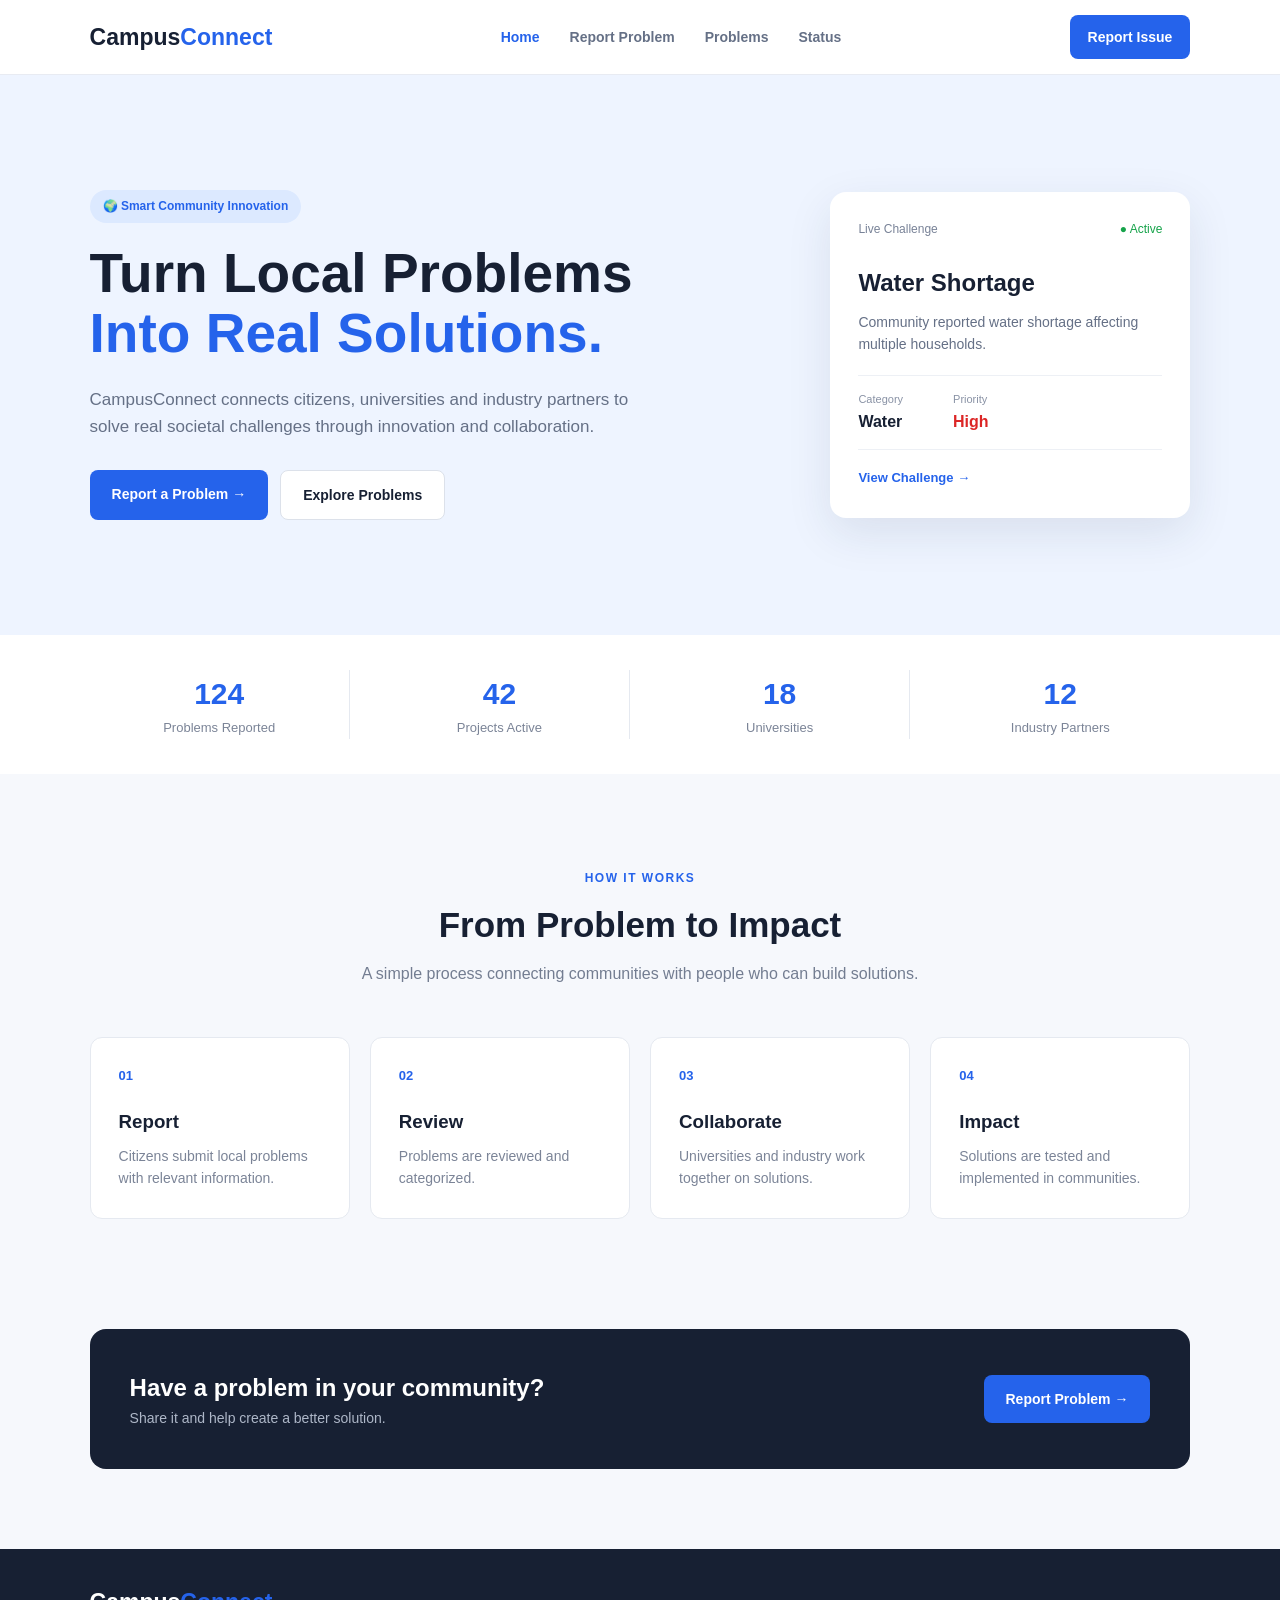
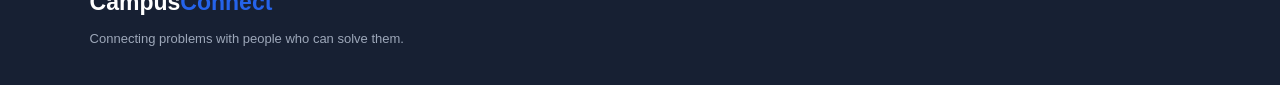
<file: index.html>
<!DOCTYPE html>
<html lang="en">
<head>
    <meta charset="UTF-8">
    <meta name="viewport" content="width=device-width, initial-scale=1.0">
    <title>CampusConnect</title>
    <link rel="stylesheet" href="css/style.css">
    <script src="js/common.js"></script>
</head>

<body>

<header class="navbar">
    <div class="logo">Campus<span>Connect</span></div>

    <nav>
        <a href="index.html" class="active">Home</a>
        <a href="report.html">Report Problem</a>
        <a href="problems.html">Problems</a>
        <a href="status.html">Status</a>
    </nav>

    <a href="report.html" class="nav-btn">Report Issue</a>
</header>


<section class="hero">

    <div class="hero-content">

        <div class="badge">🌍 Smart Community Innovation</div>

        <h1>
            Turn Local Problems
            <span>Into Real Solutions.</span>
        </h1>

        <p>
            CampusConnect connects citizens, universities and
            industry partners to solve real societal challenges
            through innovation and collaboration.
        </p>

        <div class="hero-buttons">
            <a href="report.html" class="primary-btn">
                Report a Problem →
            </a>

            <a href="problems.html" class="secondary-btn">
                Explore Problems
            </a>
        </div>

    </div>

    <div class="hero-card">

        <div class="card-top">
            <span>Live Challenge</span>
            <span class="status-dot">● Active</span>
        </div>

        <h3>Water Shortage</h3>

        <p>
            Community reported water shortage
            affecting multiple households.
        </p>

        <div class="mini-info">
            <div>
                <small>Category</small>
                <strong>Water</strong>
            </div>

            <div>
                <small>Priority</small>
                <strong class="high">High</strong>
            </div>
        </div>

        <a href="details.html" class="card-link">
            View Challenge →
        </a>

    </div>

</section>


<section class="stats">

    <div class="stat-card">
        <h2>124</h2>
        <p>Problems Reported</p>
    </div>

    <div class="stat-card">
        <h2>42</h2>
        <p>Projects Active</p>
    </div>

    <div class="stat-card">
        <h2>18</h2>
        <p>Universities</p>
    </div>

    <div class="stat-card">
        <h2>12</h2>
        <p>Industry Partners</p>
    </div>

</section>


<section class="how-section">

    <div class="section-heading">
        <span>HOW IT WORKS</span>
        <h2>From Problem to Impact</h2>
        <p>
            A simple process connecting communities
            with people who can build solutions.
        </p>
    </div>


    <div class="steps">

        <div class="step-card">
            <div class="step-number">01</div>
            <h3>Report</h3>
            <p>
                Citizens submit local problems
                with relevant information.
            </p>
        </div>

        <div class="step-card">
            <div class="step-number">02</div>
            <h3>Review</h3>
            <p>
                Problems are reviewed and
                categorized.
            </p>
        </div>

        <div class="step-card">
            <div class="step-number">03</div>
            <h3>Collaborate</h3>
            <p>
                Universities and industry
                work together on solutions.
            </p>
        </div>

        <div class="step-card">
            <div class="step-number">04</div>
            <h3>Impact</h3>
            <p>
                Solutions are tested and
                implemented in communities.
            </p>
        </div>

    </div>

</section>


<section class="cta">

    <div>
        <h2>Have a problem in your community?</h2>
        <p>Share it and help create a better solution.</p>
    </div>

    <a href="report.html" class="primary-btn">
        Report Problem →
    </a>

</section>


<footer>
    <div class="logo">Campus<span>Connect</span></div>
    <p>Connecting problems with people who can solve them.</p>
</footer>

</body>
</html>
</file>
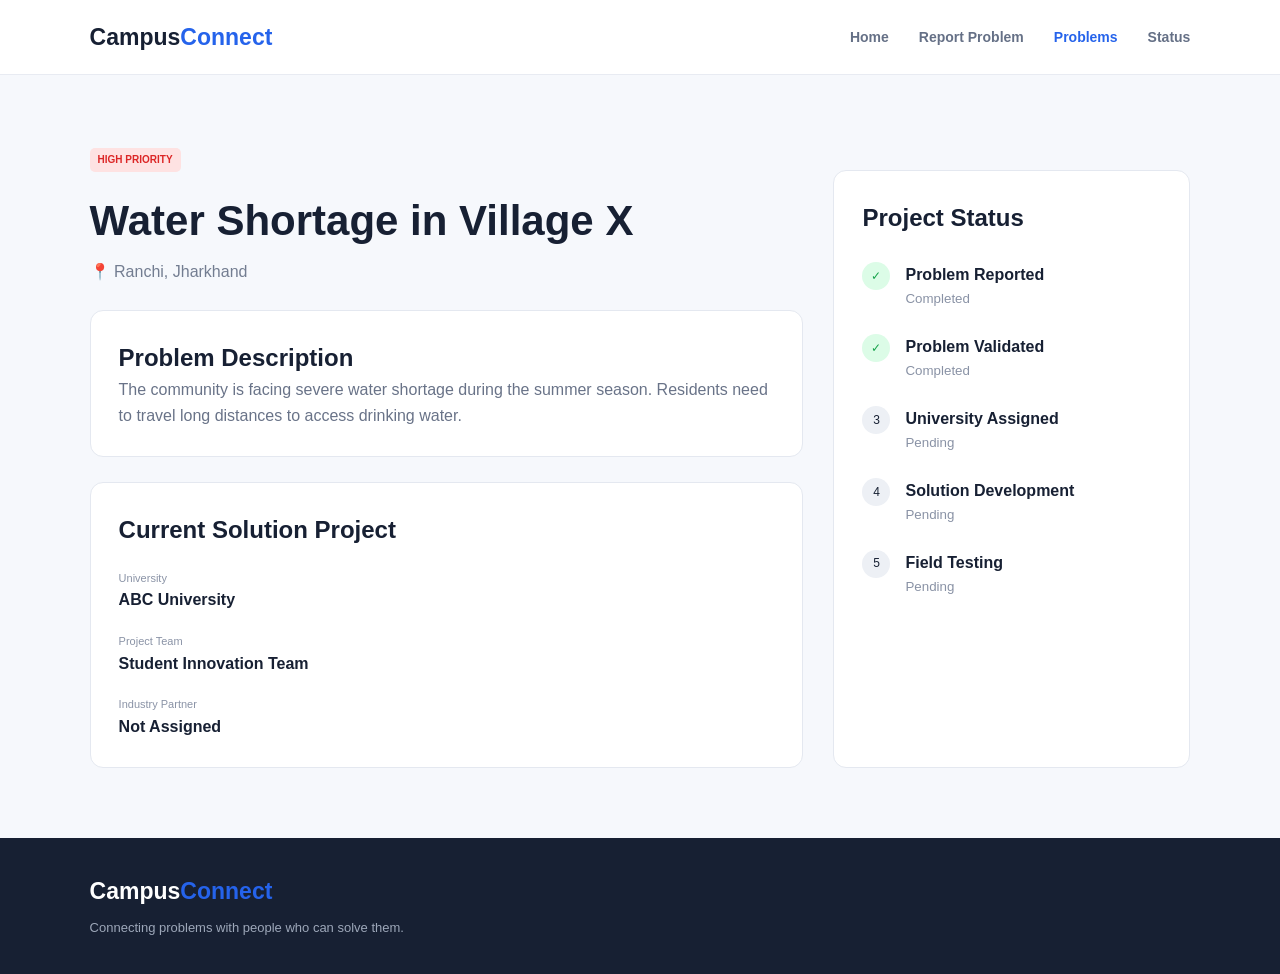
<file: details.html>
<!DOCTYPE html>
<html lang="en">
<head>
    <meta charset="UTF-8">
    <meta name="viewport" content="width=device-width, initial-scale=1.0">
    <title>Problem Details | CampusConnect</title>
    <link rel="stylesheet" href="css/style.css">
    <script src="js/common.js"></script>
<script src="js/details.js"></script>
</head>

<body>

<header class="navbar">

    <div class="logo">Campus<span>Connect</span></div>

    <nav>
        <a href="index.html">Home</a>
        <a href="report.html">Report Problem</a>
        <a href="problems.html" class="active">Problems</a>
        <a href="status.html">Status</a>
    </nav>

</header>


<section class="details-section">

    <div class="details-main">

        <span class="priority high-bg">HIGH PRIORITY</span>

        <h1>Water Shortage in Village X</h1>

        <p class="location">📍 Ranchi, Jharkhand</p>

        <div class="details-card">

            <h2>Problem Description</h2>

            <p>
                The community is facing severe water shortage
                during the summer season. Residents need to
                travel long distances to access drinking water.
            </p>

        </div>


        <div class="details-card">

            <h2>Current Solution Project</h2>

            <div class="team-box">

                <div>
                    <small>University</small>
                    <strong>ABC University</strong>
                </div>

                <div>
                    <small>Project Team</small>
                    <strong>Student Innovation Team</strong>
                </div>

                <div>
                    <small>Industry Partner</small>
                    <strong>Not Assigned</strong>
                </div>

            </div>

        </div>

    </div>


    <aside class="status-card">

        <h2>Project Status</h2>

        <div class="timeline">

            <div class="timeline-item completed">
                <span>✓</span>
                <div>
                    <strong>Problem Reported</strong>
                    <small>Completed</small>
                </div>
            </div>

            <div class="timeline-item completed">
                <span>✓</span>
                <div>
                    <strong>Problem Validated</strong>
                    <small>Completed</small>
                </div>
            </div>

            <div class="timeline-item">
                <span>3</span>
                <div>
                    <strong>University Assigned</strong>
                    <small>Pending</small>
                </div>
            </div>

            <div class="timeline-item">
                <span>4</span>
                <div>
                    <strong>Solution Development</strong>
                    <small>Pending</small>
                </div>
            </div>

            <div class="timeline-item">
                <span>5</span>
                <div>
                    <strong>Field Testing</strong>
                    <small>Pending</small>
                </div>
            </div>

        </div>

    </aside>

</section>


<footer>
    <div class="logo">Campus<span>Connect</span></div>
    <p>Connecting problems with people who can solve them.</p>
</footer>

</body>
</html>
</file>
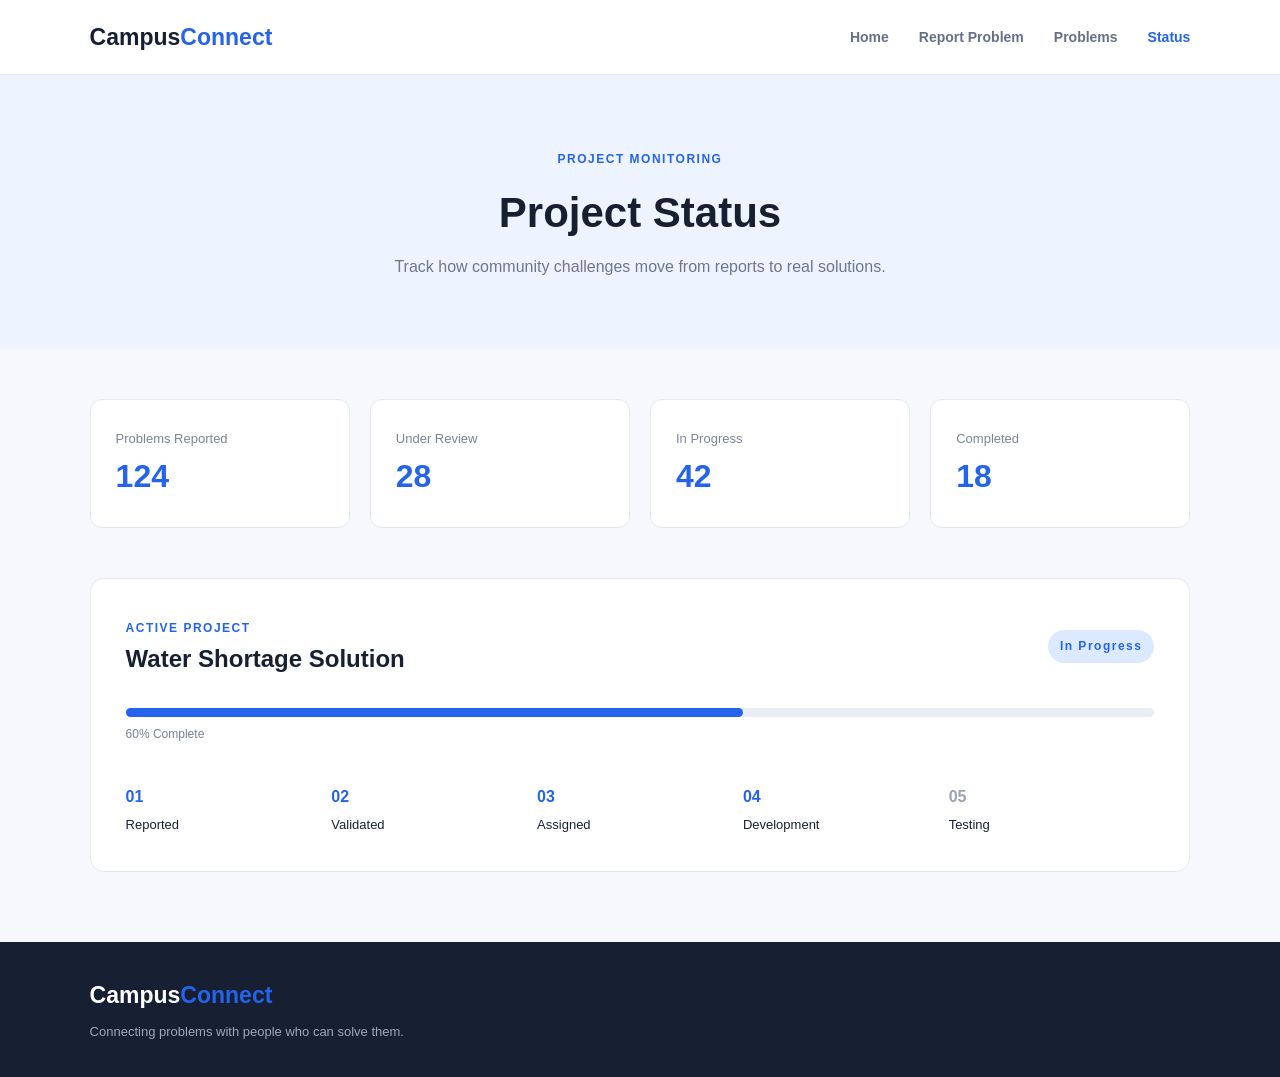
<file: status.html>
<!DOCTYPE html>
<html lang="en">
<head>
    <meta charset="UTF-8">
    <meta name="viewport" content="width=device-width, initial-scale=1.0">
    <title>Status | CampusConnect</title>
    <link rel="stylesheet" href="css/style.css">
    <script src="js/common.js"></script>
<script src="js/status.js"></script>
</head>

<body>

<header class="navbar">

    <div class="logo">Campus<span>Connect</span></div>

    <nav>
        <a href="index.html">Home</a>
        <a href="report.html">Report Problem</a>
        <a href="problems.html">Problems</a>
        <a href="status.html" class="active">Status</a>
    </nav>

</header>


<section class="page-header">

    <span>PROJECT MONITORING</span>

    <h1>Project Status</h1>

    <p>
        Track how community challenges move
        from reports to real solutions.
    </p>

</section>


<section class="dashboard">

    <div class="dashboard-card">
        <span>Problems Reported</span>
        <h2>124</h2>
    </div>

    <div class="dashboard-card">
        <span>Under Review</span>
        <h2>28</h2>
    </div>

    <div class="dashboard-card">
        <span>In Progress</span>
        <h2>42</h2>
    </div>

    <div class="dashboard-card">
        <span>Completed</span>
        <h2>18</h2>
    </div>

</section>


<section class="project-section">

    <div class="project-header">

        <div>
            <span>ACTIVE PROJECT</span>
            <h2>Water Shortage Solution</h2>
        </div>

        <span class="status-badge">In Progress</span>

    </div>


    <div class="progress-bar">
        <div class="progress"></div>
    </div>

    <p class="progress-text">60% Complete</p>


    <div class="project-steps">

        <div class="project-step completed">
            <strong>01</strong>
            <span>Reported</span>
        </div>

        <div class="project-step completed">
            <strong>02</strong>
            <span>Validated</span>
        </div>

        <div class="project-step completed">
            <strong>03</strong>
            <span>Assigned</span>
        </div>

        <div class="project-step current">
            <strong>04</strong>
            <span>Development</span>
        </div>

        <div class="project-step">
            <strong>05</strong>
            <span>Testing</span>
        </div>

    </div>

</section>


<footer>
    <div class="logo">Campus<span>Connect</span></div>
    <p>Connecting problems with people who can solve them.</p>
</footer>

</body>
</html>
</file>
<file: css/style.css>
* {
    margin: 0;
    padding: 0;
    box-sizing: border-box;
}

body {
    font-family: Arial, sans-serif;
    background: #f6f8fc;
    color: #172033;
    line-height: 1.6;
}

a {
    text-decoration: none;
    color: inherit;
}


/* ================= NAVBAR ================= */

.navbar {
    height: 75px;
    padding: 0 7%;
    background: white;
    display: flex;
    align-items: center;
    justify-content: space-between;
    border-bottom: 1px solid #e8ebf2;
}

.logo {
    font-size: 23px;
    font-weight: 800;
}

.logo span {
    color: #2563eb;
}

nav {
    display: flex;
    gap: 30px;
}

nav a {
    color: #657086;
    font-size: 14px;
    font-weight: 600;
}

nav a:hover,
nav a.active {
    color: #2563eb;
}

.nav-btn {
    background: #2563eb;
    color: white;
    padding: 11px 18px;
    border-radius: 8px;
    font-size: 14px;
    font-weight: 600;
}


/* ================= BUTTONS ================= */

.primary-btn {
    display: inline-block;
    background: #2563eb;
    color: white;
    padding: 13px 22px;
    border-radius: 8px;
    border: none;
    font-size: 14px;
    font-weight: 700;
    cursor: pointer;
}

.primary-btn:hover {
    background: #1d4ed8;
}

.secondary-btn {
    display: inline-block;
    background: white;
    color: #172033;
    padding: 13px 22px;
    border-radius: 8px;
    border: 1px solid #dce1ea;
    font-size: 14px;
    font-weight: 700;
}


/* ================= HERO ================= */

.hero {
    min-height: 560px;
    padding: 80px 7%;
    display: flex;
    align-items: center;
    justify-content: space-between;
    gap: 60px;
    background: #eef4ff;
}

.hero-content {
    max-width: 650px;
}

.badge {
    display: inline-block;
    background: #dce9ff;
    color: #2563eb;
    padding: 7px 13px;
    border-radius: 20px;
    font-size: 12px;
    font-weight: 700;
    margin-bottom: 20px;
}

.hero h1 {
    font-size: 55px;
    line-height: 1.1;
    margin-bottom: 22px;
}

.hero h1 span {
    display: block;
    color: #2563eb;
}

.hero p {
    max-width: 580px;
    color: #657086;
    font-size: 17px;
    margin-bottom: 30px;
}

.hero-buttons {
    display: flex;
    gap: 12px;
}


/* ================= HERO CARD ================= */

.hero-card {
    width: 360px;
    background: white;
    padding: 28px;
    border-radius: 16px;
    box-shadow: 0 15px 45px rgba(25, 45, 80, 0.1);
}

.card-top {
    display: flex;
    justify-content: space-between;
    font-size: 12px;
    color: #788297;
}

.status-dot {
    color: #16a34a;
}

.hero-card h3 {
    margin-top: 25px;
    font-size: 24px;
}

.hero-card p {
    font-size: 14px;
    margin: 8px 0 20px;
}

.mini-info {
    display: flex;
    gap: 50px;
    padding: 15px 0;
    border-top: 1px solid #edf0f5;
    border-bottom: 1px solid #edf0f5;
}

.mini-info small,
.mini-info strong {
    display: block;
}

.mini-info small {
    color: #8992a5;
    font-size: 11px;
}

.high {
    color: #dc2626;
}

.card-link {
    display: inline-block;
    margin-top: 18px;
    color: #2563eb;
    font-size: 13px;
    font-weight: 700;
}


/* ================= STATS ================= */

.stats {
    padding: 35px 7%;
    background: white;
    display: grid;
    grid-template-columns: repeat(4, 1fr);
    gap: 20px;
}

.stat-card {
    text-align: center;
    border-right: 1px solid #e5e9f0;
}

.stat-card:last-child {
    border-right: none;
}

.stat-card h2 {
    color: #2563eb;
    font-size: 30px;
}

.stat-card p {
    color: #7b8497;
    font-size: 13px;
}


/* ================= SECTION ================= */

.how-section {
    padding: 90px 7%;
}

.section-heading {
    text-align: center;
    margin-bottom: 50px;
}

.section-heading span,
.page-header span,
.project-header span {
    color: #2563eb;
    font-size: 12px;
    font-weight: 800;
    letter-spacing: 1.5px;
}

.section-heading h2 {
    font-size: 35px;
    margin: 8px 0;
}

.section-heading p {
    color: #737d91;
}


/* ================= STEPS ================= */

.steps {
    display: grid;
    grid-template-columns: repeat(4, 1fr);
    gap: 20px;
}

.step-card {
    background: white;
    padding: 28px;
    border-radius: 12px;
    border: 1px solid #e5e9f0;
}

.step-number {
    color: #2563eb;
    font-size: 13px;
    font-weight: 800;
    margin-bottom: 20px;
}

.step-card h3 {
    margin-bottom: 8px;
}

.step-card p {
    color: #7b8497;
    font-size: 14px;
}


/* ================= CTA ================= */

.cta {
    margin: 20px 7% 80px;
    padding: 40px;
    background: #172033;
    color: white;
    border-radius: 16px;
    display: flex;
    justify-content: space-between;
    align-items: center;
}

.cta p {
    color: #aeb7c8;
    font-size: 14px;
}


/* ================= PAGE HEADER ================= */

.page-header {
    text-align: center;
    padding: 70px 20px;
    background: #eef4ff;
}

.page-header h1 {
    font-size: 42px;
    margin: 8px 0;
}

.page-header p {
    color: #6d778c;
    max-width: 600px;
    margin: auto;
}


/* ================= FORM ================= */

.form-section {
    padding: 60px 7%;
}

.form-card {
    max-width: 800px;
    margin: auto;
    background: white;
    padding: 40px;
    border-radius: 15px;
    border: 1px solid #e4e8f0;
}

.form-subtitle {
    color: #7c8598;
    margin-bottom: 30px;
}

.form-group {
    margin-bottom: 22px;
}

.form-group label {
    display: block;
    margin-bottom: 8px;
    font-size: 13px;
    font-weight: 700;
}

input,
textarea,
select {
    width: 100%;
    padding: 13px;
    border: 1px solid #dce1ea;
    border-radius: 8px;
    font-family: inherit;
    outline: none;
}

input:focus,
textarea:focus,
select:focus {
    border-color: #2563eb;
}

.form-row {
    display: grid;
    grid-template-columns: 1fr 1fr;
    gap: 20px;
}

.upload-box {
    border: 2px dashed #d8deea;
    padding: 30px;
    text-align: center;
    border-radius: 10px;
}

.upload-icon {
    font-size: 30px;
}

.upload-box p {
    color: #8992a5;
    font-size: 12px;
}

.priority-options {
    display: flex;
    gap: 30px;
}

.priority-options label {
    font-weight: normal;
}

.priority-options input {
    width: auto;
}

.submit-btn {
    margin-top: 10px;
}


/* ================= PROBLEMS ================= */

.problem-section {
    padding: 60px 7%;
}

.filter-bar {
    display: flex;
    gap: 10px;
    margin-bottom: 30px;
}

.filter {
    border: 1px solid #dce1ea;
    background: white;
    padding: 9px 17px;
    border-radius: 20px;
    cursor: pointer;
}

.active-filter {
    background: #2563eb;
    color: white;
    border-color: #2563eb;
}

.problem-grid {
    display: grid;
    grid-template-columns: repeat(3, 1fr);
    gap: 22px;
}

.problem-card {
    background: white;
    padding: 25px;
    border-radius: 13px;
    border: 1px solid #e4e8f0;
}

.problem-icon {
    font-size: 30px;
    margin-bottom: 15px;
}

.problem-card h3 {
    margin: 15px 0 8px;
}

.problem-card p {
    color: #778196;
    font-size: 14px;
}

.priority {
    display: inline-block;
    padding: 4px 8px;
    border-radius: 5px;
    font-size: 10px;
    font-weight: 800;
}

.high-bg {
    background: #fee2e2;
    color: #dc2626;
}

.medium-bg {
    background: #fef3c7;
    color: #b45309;
}

.problem-meta {
    color: #7c8598;
    font-size: 12px;
    margin: 18px 0;
}

.problem-footer {
    padding-top: 15px;
    border-top: 1px solid #edf0f5;
    display: flex;
    justify-content: space-between;
    font-size: 12px;
}

.problem-footer a {
    color: #2563eb;
    font-weight: 700;
}


/* ================= DETAILS ================= */

.details-section {
    padding: 70px 7%;
    display: grid;
    grid-template-columns: 2fr 1fr;
    gap: 30px;
}

.details-main h1 {
    font-size: 42px;
    margin: 15px 0 5px;
}

.location {
    color: #737d91;
}

.details-card,
.status-card {
    background: white;
    border: 1px solid #e4e8f0;
    border-radius: 13px;
    padding: 28px;
    margin-top: 25px;
}

.details-card p {
    color: #697388;
}

.team-box {
    display: grid;
    gap: 20px;
    margin-top: 20px;
}

.team-box small,
.team-box strong {
    display: block;
}

.team-box small {
    color: #8a93a6;
    font-size: 11px;
}

.timeline {
    margin-top: 25px;
}

.timeline-item {
    display: flex;
    gap: 15px;
    margin-bottom: 25px;
}

.timeline-item > span {
    width: 28px;
    height: 28px;
    border-radius: 50%;
    background: #edf0f5;
    display: flex;
    align-items: center;
    justify-content: center;
    font-size: 12px;
}

.timeline-item.completed > span {
    background: #dcfce7;
    color: #16a34a;
}

.timeline-item strong,
.timeline-item small {
    display: block;
}

.timeline-item small {
    color: #8992a5;
}


/* ================= DASHBOARD ================= */

.dashboard {
    padding: 50px 7%;
    display: grid;
    grid-template-columns: repeat(4, 1fr);
    gap: 20px;
}

.dashboard-card {
    background: white;
    padding: 25px;
    border-radius: 12px;
    border: 1px solid #e4e8f0;
}

.dashboard-card span {
    color: #7b8497;
    font-size: 13px;
}

.dashboard-card h2 {
    font-size: 32px;
    color: #2563eb;
}

.project-section {
    margin: 0 7% 70px;
    background: white;
    border: 1px solid #e4e8f0;
    border-radius: 14px;
    padding: 35px;
}

.project-header {
    display: flex;
    justify-content: space-between;
    align-items: center;
}

.status-badge {
    background: #dbeafe;
    color: #2563eb;
    padding: 7px 12px;
    border-radius: 20px;
    font-size: 12px;
    font-weight: 700;
}

.progress-bar {
    height: 9px;
    background: #e9edf4;
    border-radius: 10px;
    margin-top: 30px;
}

.progress {
    width: 60%;
    height: 100%;
    background: #2563eb;
    border-radius: 10px;
}

.progress-text {
    color: #778196;
    font-size: 12px;
    margin-top: 8px;
}

.project-steps {
    display: grid;
    grid-template-columns: repeat(5, 1fr);
    margin-top: 40px;
}

.project-step strong,
.project-step span {
    display: block;
}

.project-step strong {
    color: #9aa3b4;
}

.project-step.completed strong,
.project-step.current strong {
    color: #2563eb;
}

.project-step span {
    font-size: 13px;
    margin-top: 5px;
}


/* ================= FOOTER ================= */

footer {
    padding: 35px 7%;
    background: #172033;
    color: white;
}

footer p {
    color: #9da7b9;
    margin-top: 8px;
    font-size: 13px;
}


/* ================= RESPONSIVE ================= */

@media (max-width: 900px) {

    .hero {
        flex-direction: column;
        align-items: flex-start;
    }

    .hero h1 {
        font-size: 42px;
    }

    .stats,
    .steps,
    .problem-grid,
    .dashboard {
        grid-template-columns: repeat(2, 1fr);
    }

    .details-section {
        grid-template-columns: 1fr;
    }

    nav {
        display: none;
    }
}


@media (max-width: 600px) {

    .navbar {
        padding: 0 5%;
    }

    .nav-btn {
        display: none;
    }

    .hero,
    .how-section,
    .problem-section,
    .form-section,
    .details-section {
        padding-left: 5%;
        padding-right: 5%;
    }

    .stats,
    .steps,
    .problem-grid,
    .dashboard,
    .form-row {
        grid-template-columns: 1fr;
    }

    .hero-card {
        width: 100%;
    }

    .cta {
        margin-left: 5%;
        margin-right: 5%;
        flex-direction: column;
        gap: 20px;
        align-items: flex-start;
    }

    .project-section {
        margin-left: 5%;
        margin-right: 5%;
    }

    .project-steps {
        grid-template-columns: 1fr;
        gap: 15px;
    }
}
</file>
